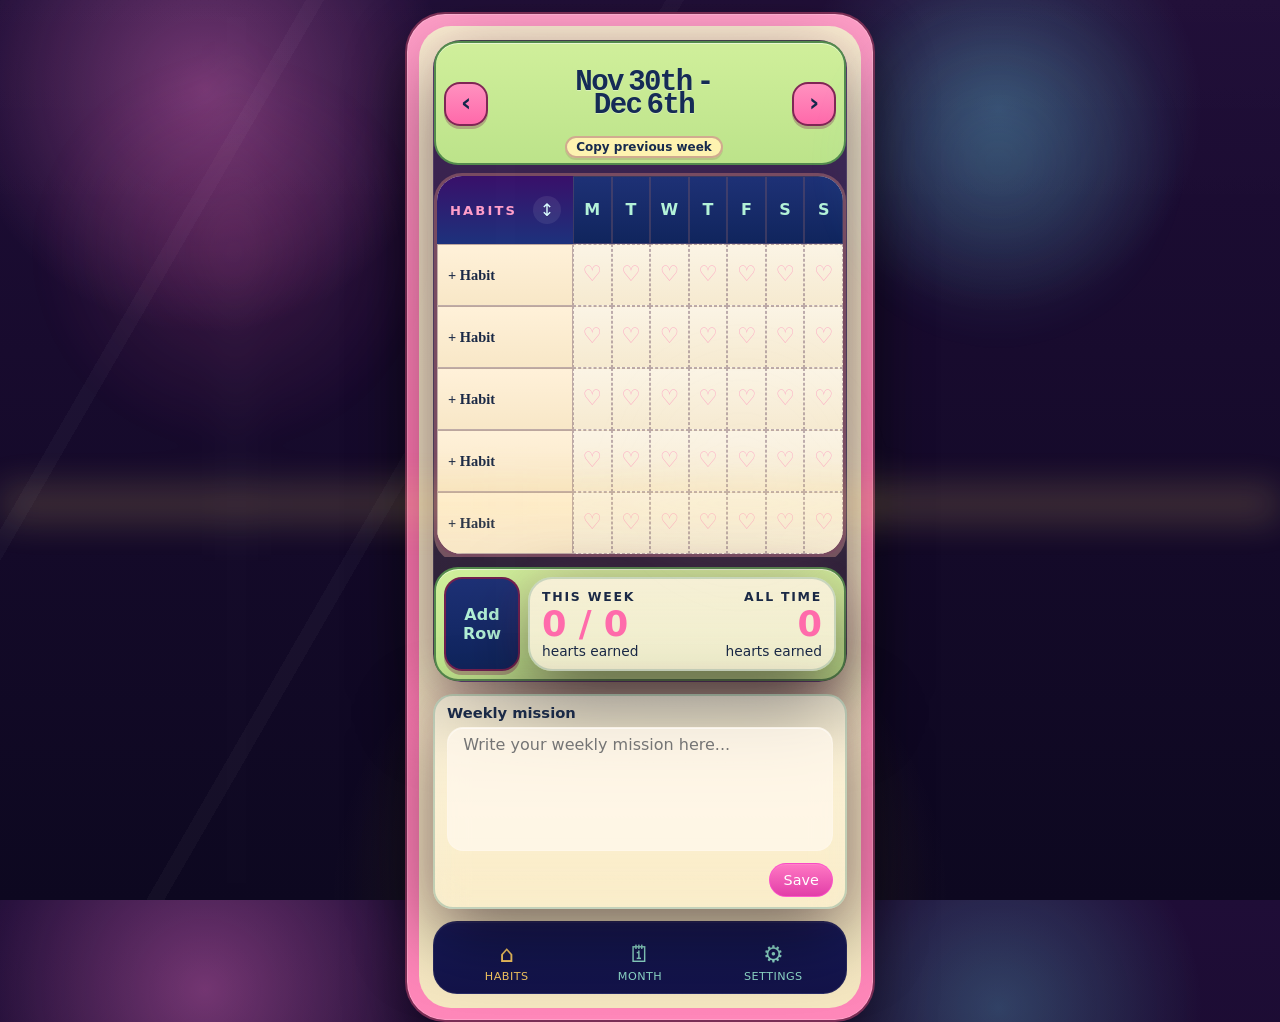
<file: index.html>
<!doctype html>
<html lang="en">
  <head>
    <meta charset="utf-8" />
    <meta name="viewport" content="width=device-width, initial-scale=1, viewport-fit=cover" />
    <meta name="theme-color" content="#13081f" />
    <title>Weekly Habit Tracker</title>
    <link rel="manifest" href="manifest.json" />
    <link rel="icon" href="icons/icon-32.png" sizes="32x32" type="image/png" />
    <link rel="apple-touch-icon" href="icons/icon-180.png" />
    <link rel="stylesheet" href="styles.css" />
  </head>
  <body>
    <div class="app-shell">
      <main class="habit-app">
        <section id="screenHabits" class="screen-panel screen-panel--habits" aria-label="Habits screen">
          <section class="frame" aria-label="Weekly habit tracker">
            <div class="frame-top">
              <button class="week-nav" type="button" data-action="prev-week" aria-label="Previous week">‹</button>
              <div class="week-heading">
                <p class="eyebrow">Weekly Habit Tracker</p>
                <h1 id="weekTitle">July 14–20</h1>
                <button id="weekCopyPrompt" class="week-inline-action" type="button" data-action="copy-previous-inline" hidden>
                  Copy previous week
                </button>
              </div>
              <div class="week-top-actions">
                <button class="week-nav" type="button" data-action="next-week" aria-label="Next week">›</button>
              </div>
            </div>

            <div class="board-wrap">
              <div id="trackerBoard" class="tracker-board" role="grid" aria-label="Week grid"></div>
            </div>

            <section class="board-tools" aria-label="Habit tools and heart totals">
              <button class="board-tools__new" type="button" data-action="add-habit">Add Row</button>
              <article class="summary-card summary-card--home summary-card--strip" aria-label="Heart totals">
                <div class="summary-block">
                  <p class="summary-label">THIS WEEK</p>
                  <strong id="weekHearts">0 / 0</strong>
                  <span id="weekSubtitle" class="summary-subtle">hearts earned</span>
                </div>
                <div class="summary-block summary-block--alltime">
                  <p class="summary-label">ALL TIME</p>
                  <strong id="allTimeHearts">0</strong>
                  <span class="summary-subtle">hearts earned</span>
                </div>
              </article>
            </section>
          </section>

          <article class="mission-card" aria-label="Weekly mission">
            <label for="mission">Weekly mission</label>
            <textarea id="mission" rows="3" placeholder="Write your weekly mission here..."></textarea>
            <div class="mission-actions">
              <button id="missionSave" class="primary" type="button">Save</button>
            </div>
          </article>
        </section>

        <section id="screenMonth" class="screen-panel screen-panel--month" aria-label="Month screen" hidden>
          <article class="month-card">
            <div class="month-header">
              <button class="month-nav" type="button" data-action="prev-month" aria-label="Previous month">‹</button>
              <div class="month-heading">
                <p class="eyebrow">Month view</p>
                <h2 id="monthTitle">September 2026</h2>
              </div>
              <button class="month-nav" type="button" data-action="next-month" aria-label="Next month">›</button>
            </div>
            <div id="monthOverview" class="month-overview" aria-label="Weekly month overview"></div>
          </article>

          <article class="summary-card summary-card--month" aria-label="Monthly hearts total">
            <div class="summary-block">
              <p class="summary-label">MONTH TOTAL</p>
              <strong id="monthTotalHearts">0</strong>
              <span class="summary-subtle">hearts earned</span>
            </div>
          </article>
        </section>

        <section id="screenSettings" class="screen-panel screen-panel--settings" aria-label="Settings screen" hidden>
          <article class="settings-card">
            <p class="summary-label">SETTINGS</p>
            <h2>Local backup</h2>
            <p class="subtle">Export your data as JSON or restore it later on the same device.</p>
            <div class="stack settings-actions">
              <button id="exportBackup" class="primary" type="button">Export backup</button>
              <label class="file-picker">
                Import backup
                <input id="importBackup" type="file" accept="application/json" />
              </label>
            </div>
          </article>

          <article class="settings-card">
            <p class="summary-label">STORAGE</p>
            <h2>Saved locally</h2>
            <p class="subtle">Everything stays on this device until you export a backup file.</p>
          </article>
        </section>

        <nav class="bottom-nav" aria-label="App sections">
          <button type="button" class="nav-item nav-item--active" data-screen="habits">
            <span>⌂</span>
            <small>Habits</small>
          </button>
          <button type="button" class="nav-item" data-screen="month">
            <span>🗓</span>
            <small>Month</small>
          </button>
          <button type="button" class="nav-item" data-screen="settings">
            <span>⚙</span>
            <small>Settings</small>
          </button>
        </nav>
      </main>
    </div>

    <dialog id="habitDialog" class="modal">
      <form method="dialog" id="habitForm" class="modal-card">
        <input type="hidden" id="habitId" />
        <h2 id="habitDialogTitle">Create New Habit</h2>
        <label>
          Habit name
          <input id="habitName" type="text" maxlength="60" placeholder="Read + Write" required />
        </label>
        <label class="habit-points-field">
          <span class="habit-points-label">Hearts</span>
          <span class="habit-points-control">
            <select id="habitPoints">
              <option value="1">1/2 Heart</option>
              <option value="2">1 Heart</option>
            </select>
            <span id="habitPointsPreview" class="habit-points-preview" aria-hidden="true"></span>
          </span>
        </label>
        <menu>
          <button type="button" class="danger" id="habitDelete">Delete</button>
          <button type="button" data-action="close-habit">Cancel</button>
          <button type="submit" class="primary">Save</button>
        </menu>
      </form>
    </dialog>

    <dialog id="slotDialog" class="modal">
      <div class="modal-card">
        <input type="hidden" id="slotId" />
        <h2 id="slotDialogTitle">Choose a habit</h2>
        <div id="slotOptions" class="stack"></div>
        <menu>
          <button type="button" class="danger" id="slotDelete" hidden>Delete row</button>
          <button type="button" data-action="close-slot">Save</button>
        </menu>
      </div>
    </dialog>


    <script src="app.js"></script>
  </body>
</html>
</file>
<file: styles.css>
:root {
  color-scheme: dark;
  --bg: #12071f;
  --bg-2: #25103d;
  --board: #fff4df;
  --board-2: #f5e4c2;
  --ink: #2d173f;
  --muted: rgba(45, 23, 63, 0.68);
  --panel: rgba(41, 15, 72, 0.92);
  --panel-strong: rgba(59, 21, 93, 0.96);
  --line: rgba(255, 255, 255, 0.12);
  --accent: #ff5fb3;
  --accent-2: #72e9ff;
  --accent-3: #ffd56d;
  --danger: #ff7f91;
  --shadow: 0 28px 74px rgba(0, 0, 0, 0.52), 0 0 40px rgba(255, 95, 179, 0.16);
  --habit-col: clamp(104px, 30vw, 136px);
  font-family: Inter, ui-sans-serif, system-ui, -apple-system, BlinkMacSystemFont, sans-serif;
}

* { box-sizing: border-box; }
html, body { height: 100%; }
body {
  margin: 0;
  color: var(--ink);
  overflow-x: hidden;
  min-height: 100dvh;
  display: flex;
  align-items: flex-start;
  justify-content: center;
  padding: max(12px, env(safe-area-inset-top)) 10px 12px;
  background:
    radial-gradient(circle at 16% 10%, rgba(255, 120, 212, 0.38), transparent 18%),
    radial-gradient(circle at 78% 12%, rgba(114, 233, 255, 0.24), transparent 16%),
    radial-gradient(circle at 50% 100%, rgba(255, 211, 111, 0.18), transparent 28%),
    linear-gradient(180deg, #1f0d37 0%, #0d0820 100%);
  touch-action: manipulation;
}

body::before,
body::after {
  content: "";
  position: fixed;
  inset: 0;
  pointer-events: none;
}

body::before {
  background:
    linear-gradient(120deg, transparent 0 17%, rgba(255,255,255,0.05) 17% 18%, transparent 18% 37%, rgba(255,255,255,0.05) 37% 38%, transparent 38% 100%),
    linear-gradient(180deg, rgba(255,255,255,0.02), transparent 24%, transparent 76%, rgba(0,0,0,0.22));
  opacity: .5;
  mix-blend-mode: screen;
}

body::after {
  background:
    linear-gradient(180deg, transparent 0 54%, rgba(255, 213, 116, 0.22) 54% 58%, transparent 58% 100%),
    linear-gradient(90deg, transparent 0 18%, rgba(255,255,255,0.04) 18% 19%, transparent 19% 39%, rgba(255,255,255,0.04) 39% 40%, transparent 40% 100%),
    radial-gradient(circle at 18% 28%, rgba(255, 95, 179, 0.18), transparent 16%),
    radial-gradient(circle at 78% 18%, rgba(114, 233, 255, 0.16), transparent 15%),
    radial-gradient(circle at 58% 52%, rgba(255,255,255,0.06), transparent 18%);
  filter: blur(18px);
  opacity: .88;
}

button, input, textarea, select { font: inherit; touch-action: manipulation; }

button {
  border: 1px solid rgba(255,255,255,.14);
  background: linear-gradient(180deg, rgba(60, 24, 100, 0.96), rgba(22, 9, 41, 0.92));
  color: #ffeef8;
  border-radius: 999px;
  padding: .78rem 1rem;
  box-shadow: inset 0 1px 0 rgba(255,255,255,.08), 0 0 0 1px rgba(255,255,255,.02);
}

button:hover,
button:focus-visible {
  border-color: rgba(114, 233, 255, 0.44);
  box-shadow: 0 0 0 1px rgba(114, 233, 255, 0.16), 0 0 16px rgba(114, 233, 255, 0.14);
}

button.primary {
  background: linear-gradient(180deg, #ff78c3, #e23ea8);
  border-color: rgba(255,79,207,.75);
  color: white;
}

button.danger {
  background: rgba(165, 58, 43, 0.12);
  border-color: rgba(165, 58, 43, 0.24);
  color: var(--danger);
}

.app-shell {
  position: relative;
  width: min(100%, 470px);
  min-height: auto;
  padding: 12px;
  border-radius: 40px;
  background: linear-gradient(180deg, #ff9fc8 0%, #ff75af 48%, #ff88ba 100%);
  border: 2px solid rgba(111, 38, 77, 0.92);
  box-shadow: 0 26px 60px rgba(0, 0, 0, 0.45), 0 0 0 1px rgba(255,255,255,0.22) inset;
  z-index: 0;
}

.app-shell::before {
  content: none;
}

.habit-app {
  min-height: auto;
  background: linear-gradient(180deg, #fbf0d3 0%, #f6e8c2 100%);
  border-radius: 32px;
  padding: 14px;
  gap: 12px;
  display: grid;
}

.frame,
.summary-card,
.mission-card,
.modal-card,
.progress-card {
  background: linear-gradient(180deg, rgba(45, 17, 76, 0.92), rgba(17, 8, 33, 0.88));
  border: 1px solid rgba(255,255,255,.1);
  border-radius: 28px;
  box-shadow: var(--shadow);
  backdrop-filter: blur(16px) saturate(1.2);
}

.frame {
  padding: 0;
  position: relative;
  overflow: visible;
}

.frame::before,
.frame::after,
.planner-stage,
.planner-rail {
  display: none !important;
}

.frame-top {
  display: grid;
  grid-template-columns: 52px minmax(0, 1fr) auto;
  gap: 8px;
  align-items: center;
  padding: 8px;
  margin-bottom: 8px;
  border-radius: 24px;
  border: 2px solid rgba(77, 133, 73, 0.95);
  background: linear-gradient(180deg, #d0ef9b 0%, #bce38a 100%);
  box-shadow: inset 0 1px 0 rgba(255,255,255,0.55);
}

.frame-top--compact {
  gap: 6px;
  padding: 6px 8px 5px;
  align-items: center;
}

.frame-top--compact .week-nav {
  width: 44px;
  height: 44px;
  font-size: 1.55rem;
  box-shadow: 0 3px 0 rgba(120, 32, 79, 0.3);
}

.frame-top--compact .week-heading {
  gap: 2px;
}

.frame-top--compact .week-top-actions {
  align-self: center;
}

.week-nav {
  width: 50px;
  height: 50px;
  padding: 0;
  border-radius: 16px;
  border: 2px solid rgba(120, 32, 79, 0.94);
  background: linear-gradient(180deg, #ff91bf 0%, #ff69aa 100%);
  color: #13284b;
  font-size: 1.8rem;
  font-weight: 800;
  line-height: 1;
  box-shadow: 0 4px 0 rgba(120, 32, 79, 0.35);
}

.week-heading {
  text-align: center;
  min-width: 0;
  width: 100%;
  display: grid;
  gap: 4px;
  justify-items: center;
}

.frame-top--compact .week-heading {
  gap: 0;
}

.eyebrow {
  display: none;
}

.week-heading h1 {
  margin: 0;
  font-family: ui-monospace, SFMono-Regular, Menlo, Monaco, Consolas, monospace;
  font-size: clamp(1.08rem, 4.7vw, 1.72rem);
  line-height: .98;
  letter-spacing: -0.06em;
  white-space: pre-line;
  overflow-wrap: anywhere;
  color: #152b56;
  text-shadow: 0 1px 0 rgba(255,255,255,0.35);
}

.week-heading h1.week-title--split {
  font-size: clamp(1.12rem, 4.95vw, 1.82rem);
  line-height: .76;
  letter-spacing: -0.055em;
}

.week-top-actions {
  display: flex;
  gap: 8px;
  justify-self: end;
}

.week-inline-action {
  border: 2px solid rgba(120, 32, 79, 0.34);
  border-radius: 999px;
  background: rgba(255, 243, 177, 0.98);
  color: #172a4e;
  font-size: .84rem;
  font-weight: 800;
  padding: .25rem .6rem;
  margin-top: 0;
  line-height: 1.05;
  box-shadow: 0 3px 0 rgba(120, 32, 79, 0.16);
}

.frame-top--compact .week-inline-action {
  margin-top: -4px;
  padding: .18rem .56rem;
  font-size: .75rem;
  box-shadow: 0 2px 0 rgba(120, 32, 79, 0.14);
}

.week-title-stack {
  display: grid;
  justify-items: center;
  gap: 0;
  line-height: .8;
}

.week-title-line {
  display: flex;
  align-items: baseline;
  justify-content: center;
  gap: .18em;
  white-space: nowrap;
}

.week-title-line--end {
  margin-top: 0;
}

.week-title-month,
.week-title-day,
.week-title-dash {
  display: block;
}

.week-title-month,
.week-title-day {
  text-align: left;
}

.week-title-day {
  min-width: 2.6ch;
}

.week-title--split .week-title-day {
  min-width: 0;
}

.week-title-dash {
  text-align: center;
  justify-self: center;
}

.board-wrap { overflow: hidden; }

.tracker-board {
  width: 100%;
  min-width: 0;
  display: grid;
  gap: 0;
  padding: 0;
  border-radius: 28px;
  overflow: hidden;
  border: 3px solid rgba(107, 58, 85, 0.9);
  background: #f8edd4;
  box-shadow: 0 6px 0 rgba(140, 99, 108, 0.75), inset 0 1px 0 rgba(255,255,255,0.72);
}

.board-row {
  display: grid;
  gap: 0;
  grid-template-columns: var(--habit-col) repeat(7, minmax(0, 1fr));
}

.board-corner,
.day-header-cell,
.habit-header,
.habit-add-row,
.day-cell {
  min-height: 62px;
  border-radius: 0;
  border: 1px solid rgba(111, 82, 103, 0.44);
  box-shadow: none;
}

.board-corner {
  background: linear-gradient(180deg, #39106a 0%, #1d327c 100%);
  color: #ff9ec9;
  padding: 10px 12px 10px 13px;
  display: flex;
  flex-direction: row;
  align-items: center;
  justify-content: space-between;
  gap: 10px;
  border: 0;
  width: 100%;
  text-align: left;
  appearance: none;
  font: inherit;
  cursor: pointer;
}

.board-corner:hover,
.board-corner:focus-visible {
  box-shadow:
    inset 0 1px 0 rgba(255,255,255,0.12),
    0 0 0 1px rgba(114, 233, 255, 0.26),
    0 0 16px rgba(114, 233, 255, 0.12);
}

.board-corner--top {
  min-height: 68px;
}

.board-eyebrow {
  color: #ff9ec9;
  font-size: .82rem;
  font-weight: 900;
  letter-spacing: .16em;
  line-height: 1;
}

.board-corner__symbol {
  flex: 0 0 auto;
  width: 28px;
  height: 28px;
  display: grid;
  place-items: center;
  margin-top: 0;
  align-self: center;
  border-radius: 999px;
  background: rgba(255,255,255,0.08);
  font-size: 1.08rem;
  line-height: 1;
  color: #d9fbff;
  text-shadow: 0 1px 0 rgba(0, 0, 0, 0.15);
}

.board-corner strong {
  display: none;
}

.day-header-cell {
  appearance: none;
  background: linear-gradient(180deg, #1e3176 0%, #10255d 100%);
  color: #b3f2d8;
  padding: 8px 4px;
  display: flex;
  flex-direction: column;
  justify-content: center;
  align-items: center;
  gap: 2px;
  font-weight: 800;
}

.day-short {
  font-size: 1rem;
  line-height: 1;
}

.day-name {
  font-size: .58rem;
  color: rgba(179, 242, 216, 0.88);
  letter-spacing: .05em;
  text-transform: uppercase;
}

.habit-header,
.habit-add-row,
.day-cell {
  background: #f9efdb;
}

.habit-header {
  width: 100%;
  padding: 8px 10px 7px;
  display: flex;
  flex-direction: column;
  justify-content: center;
  text-align: left;
  overflow: hidden;
  align-items: flex-start;
}

.habit-header--filled,
.habit-header--empty,
.habit-add-row {
  background: #fbf2de;
}

.slot-header-top {
  width: 100%;
  display: flex;
  align-items: flex-start;
  justify-content: space-between;
  gap: 6px;
}

.slot-name {
  writing-mode: horizontal-tb;
  transform: none;
  max-height: none;
  font-family: "Comic Sans MS", "Marker Felt", "Bradley Hand", cursive;
  font-size: .9rem;
  font-weight: 700;
  line-height: 1.05;
  color: #1a2946;
  word-break: break-word;
}

.slot-hint {
  margin-top: 4px;
  color: rgba(26, 41, 70, 0.7);
  font-size: .62rem;
  line-height: 1.1;
}

.cell-ghost {
  display: block;
  font-size: 1.35rem;
  line-height: 1;
  font-weight: 800;
  color: #ff74b0;
  opacity: .55;
  transform: translateY(-1px);
}

.day-cell {
  width: 100%;
  padding: 0;
  display: grid;
  place-items: center;
}

.day-cell--empty {
  background: linear-gradient(180deg, #fbf4e5, #f6ead0);
}

.habit-header--empty {
  background: linear-gradient(180deg, #fff1d9, #f8e7c7);
}

.habit-add-label {
  width: 100%;
  min-height: 62px;
  border: 1px solid rgba(111, 82, 103, 0.44);
  background: linear-gradient(180deg, #1e3176 0%, #10255d 100%);
  color: #b3f2d8;
  font-size: .8rem;
  font-weight: 800;
  letter-spacing: .08em;
  display: grid;
  place-items: center;
  border-radius: 0;
  padding: 0;
}

.day-cell--empty {
  border-style: dashed;
}

.day-cell--filled {
  box-shadow: inset 0 0 0 1px rgba(255, 92, 168, 0.08);
}

.day-cell--blank {
  background: #fbf2de;
}

.heart {
  width: 20px;
  height: 18px;
  display: inline-block;
  -webkit-mask: url("data:image/svg+xml,%3Csvg xmlns='http://www.w3.org/2000/svg' viewBox='0 0 24 22'%3E%3Cpath d='M12 20.4 3.6 12.6C1.3 10.5 1 6.7 3.3 4.3c2.2-2.2 5.7-2.2 8 0L12 5.1l.7-.8c2.3-2.2 5.8-2.2 8 0 2.3 2.4 2 6.2-.3 8.3L12 20.4z'/%3E%3C/svg%3E") center/contain no-repeat;
  mask: url("data:image/svg+xml,%3Csvg xmlns='http://www.w3.org/2000/svg' viewBox='0 0 24 22'%3E%3Cpath d='M12 20.4 3.6 12.6C1.3 10.5 1 6.7 3.3 4.3c2.2-2.2 5.7-2.2 8 0L12 5.1l.7-.8c2.3-2.2 5.8-2.2 8 0 2.3 2.4 2 6.2-.3 8.3L12 20.4z'/%3E%3C/svg%3E") center/contain no-repeat;
  filter: drop-shadow(0 1px 0 rgba(0, 0, 0, 0.18));
}

.heart--half {
  background: linear-gradient(90deg, #ff78c2 0 50%, #79d8dc 50% 100%);
}

.heart--full {
  background: linear-gradient(180deg, #ffd3e9 0%, #ff63b3 100%);
}

.progress-grid {
  display: grid;
  gap: 12px;
}

.progress-card {
  display: grid;
  grid-template-columns: 120px minmax(0, 1fr);
  gap: 14px;
  align-items: center;
  padding: 14px;
  border-radius: 28px;
  border: 2px solid rgba(245, 173, 180, 0.92);
  background: linear-gradient(180deg, #fde8db 0%, #f6ddcb 100%);
  box-shadow: inset 0 1px 0 rgba(255,255,255,0.62);
}

.progress-gadget {
  align-self: stretch;
  border-radius: 24px;
  background: linear-gradient(180deg, #fcb6d1 0%, #f48fb8 100%);
  border: 2px solid rgba(160, 71, 105, 0.42);
  padding: 14px 12px 12px;
  box-shadow: 0 8px 0 rgba(161, 98, 102, 0.25);
}

.progress-gadget__screen {
  display: grid;
  place-items: center;
  gap: 4px;
  aspect-ratio: 1.05;
  border-radius: 18px;
  background: linear-gradient(180deg, #cfe674 0%, #9fce4d 100%);
  border: 3px solid #1d2940;
  box-shadow: inset 0 0 0 3px rgba(255,255,255,0.2);
  color: #1b293f;
}

.progress-gadget__heart {
  font-size: 2rem;
  color: #ff5fae;
  text-shadow: 0 1px 0 rgba(255,255,255,0.6);
}

.progress-gadget__face {
  font-size: 1.25rem;
  font-weight: 800;
  letter-spacing: .04em;
}

.progress-gadget__buttons {
  display: flex;
  justify-content: center;
  gap: 10px;
  margin-top: 12px;
}

.progress-gadget__buttons span {
  width: 24px;
  height: 24px;
  border-radius: 999px;
  border: 2px solid #1d2940;
  background: #ff6ab0;
  box-shadow: inset 0 1px 0 rgba(255,255,255,0.45);
}

.progress-copy {
  display: grid;
  gap: 8px;
}

.progress-label {
  margin: 0;
  font-size: .92rem;
  letter-spacing: .12em;
  text-transform: uppercase;
  color: #1a2946;
  font-weight: 800;
}

#totalHearts {
  font-size: clamp(2rem, 7vw, 2.8rem);
  line-height: 1;
  color: #ff6bab;
}

.progress-sub {
  font-size: .9rem;
  color: #1a2946;
}

.progress-bar {
  width: min(100%, 320px);
  height: 28px;
  border-radius: 999px;
  padding: 3px;
  background: #fff4e8;
  border: 2px solid rgba(107, 58, 85, 0.5);
  box-shadow: inset 0 1px 0 rgba(255,255,255,0.72);
  overflow: hidden;
}

.progress-bar span {
  display: block;
  height: 100%;
  border-radius: inherit;
  background: linear-gradient(90deg, #ff7bbf 0%, #ff5aa9 100%);
  box-shadow: inset 0 1px 0 rgba(255,255,255,0.5);
}

.progress-message {
  width: fit-content;
  max-width: 100%;
  padding: 12px 14px;
  border-radius: 18px;
  border: 2px solid rgba(117, 164, 145, 0.58);
  background: rgba(250, 243, 216, 0.9);
  color: #1a2946;
  font-size: 1rem;
  font-weight: 700;
  line-height: 1.25;
}

.progress-message__heart {
  color: #ff61ae;
  font-size: 1.1em;
}

.mission-card {
  padding: 8px 12px 10px;
  border-radius: 20px;
  border: 2px solid rgba(117, 164, 145, 0.42);
  background: linear-gradient(180deg, rgba(255,255,255,0.38), rgba(255,255,255,0.18));
}

.mission-card textarea {
  height: 3.2rem;
  min-height: 3.2rem;
  padding-top: .5rem;
  padding-bottom: .5rem;
  overflow-y: auto;
  resize: none;
}

.mission-actions {
  display: flex;
  justify-content: flex-end;
  margin-top: 6px;
}

.mission-card .primary,
.mission-card .mission-actions button {
  padding: .48rem .82rem;
  min-height: 0;
  border-radius: 999px;
  font-size: .9rem;
}

.mission-card label {
  display: block;
  margin-bottom: 6px;
  color: #1a2946;
  font-weight: 700;
  font-size: .92rem;
}

.screen-panel {
  display: grid;
  gap: 12px;
}

.screen-panel[hidden] {
  display: none !important;
}

.summary-card {
  padding: 14px 16px;
  display: grid;
  grid-template-columns: repeat(2, minmax(0, 1fr));
  gap: 12px;
  border-radius: 24px;
  border: 2px solid rgba(117, 164, 145, 0.42);
  background: linear-gradient(180deg, rgba(255,255,255,0.38), rgba(255,255,255,0.18));
}

.summary-card--month {
  grid-template-columns: 1fr;
  justify-items: center;
  text-align: center;
}

.summary-card--month .summary-block {
  justify-items: center;
}

.summary-card--board {
  padding: 12px 12px;
  align-self: stretch;
}

.summary-card--strip {
  min-width: 0;
  align-self: stretch;
  grid-template-columns: minmax(0, 1.15fr) minmax(0, .85fr);
}

.board-tools {
  display: grid;
  grid-template-columns: 76px minmax(0, 1fr);
  gap: 8px;
  padding: 8px;
  margin-top: 10px;
  border-radius: 24px;
  border: 2px solid rgba(77, 133, 73, 0.95);
  background: linear-gradient(180deg, #d0ef9b 0%, #bce38a 100%);
  box-shadow: inset 0 1px 0 rgba(255,255,255,0.55);
}

.board-tools__new,
.board-tools__spacer {
  min-height: 76px;
  border-radius: 18px;
}

.board-tools__new {
  appearance: none;
  width: 100%;
  height: 100%;
  display: flex;
  align-items: center;
  justify-content: center;
  padding: 0;
  border: 2px solid rgba(120, 32, 79, 0.94);
  background: linear-gradient(180deg, #1e3176 0%, #10255d 100%);
  color: #b3f2d8;
  font-size: 1rem;
  font-weight: 900;
  box-shadow: 0 4px 0 rgba(120, 32, 79, 0.35);
}

.board-tools__spacer {
  opacity: 0;
}

.summary-card--strip {
  padding: 10px 12px;
  background: linear-gradient(180deg, rgba(249, 239, 219, 0.92), rgba(249, 239, 219, 0.84));
  border-color: rgba(117, 164, 145, 0.35);
}

.summary-card--strip .summary-label,
.summary-card--strip .summary-subtle {
  color: #1a2946;
}

.summary-card--strip .summary-block {
  gap: 2px;
}

.summary-card--strip strong {
  font-size: clamp(1.35rem, 5vw, 2rem);
}

.board-tools .summary-card--strip {
  display: grid;
}

.board-tools .summary-card--strip .summary-block--alltime {
  justify-items: end;
  text-align: right;
}
.settings-card,
.month-card {
  padding: 14px 16px 16px;
  border-radius: 24px;
  border: 2px solid rgba(117, 164, 145, 0.42);
  background: linear-gradient(180deg, rgba(255,255,255,0.38), rgba(255,255,255,0.18));
}

.summary-block {
  display: grid;
  gap: 4px;
}

.summary-label {
  margin: 0;
  color: #1a2946;
  font-size: .78rem;
  letter-spacing: .14em;
  text-transform: uppercase;
  font-weight: 800;
}

.summary-card strong {
  font-size: clamp(1.5rem, 6vw, 2.2rem);
  line-height: 1;
  color: #ff6bab;
}

.summary-subtle {
  color: #1a2946;
  font-size: .86rem;
}

.month-header {
  display: grid;
  grid-template-columns: 52px minmax(0, 1fr) 52px;
  gap: 10px;
  align-items: center;
  margin-bottom: 10px;
}

.month-heading {
  text-align: center;
  min-width: 0;
  display: grid;
  gap: 6px;
  justify-items: center;
}

.month-heading h2 {
  margin: 0;
  color: #152b56;
  font-family: ui-monospace, SFMono-Regular, Menlo, Monaco, Consolas, monospace;
  font-size: clamp(1.05rem, 4.6vw, 1.7rem);
  letter-spacing: -0.05em;
}

.month-nav {
  width: 50px;
  height: 50px;
  padding: 0;
  border-radius: 16px;
  border: 2px solid rgba(120, 32, 79, 0.94);
  background: linear-gradient(180deg, #ff91bf 0%, #ff69aa 100%);
  color: #13284b;
  font-size: 1.8rem;
  font-weight: 800;
  line-height: 1;
  box-shadow: 0 4px 0 rgba(120, 32, 79, 0.35);
}

.month-overview {
  display: grid;
  gap: 10px;
}

.month-week-card {
  width: 100%;
  display: grid;
  grid-template-columns: minmax(0, 1fr) auto;
  align-items: center;
  gap: 10px 12px;
  padding: 12px 14px;
  border-radius: 18px;
  border: 2px solid rgba(120, 32, 79, 0.24);
  background: rgba(255, 248, 236, 0.8);
  color: #172a4e;
  text-align: left;
}

.month-week-card__range {
  font-weight: 800;
  font-size: .94rem;
}

.month-week-card strong {
  font-size: 1.4rem;
  line-height: 1;
  color: #ff6bab;
}

.month-week-card small {
  grid-column: 2;
  justify-self: end;
  color: #1a2946;
  font-size: .75rem;
  letter-spacing: .08em;
  text-transform: uppercase;
}

.settings-actions {
  margin-top: 12px;
}

.file-picker {
  display: grid;
  gap: 8px;
}

.file-picker input {
  padding: .65rem .7rem;
}

.week-copy-prompt {
  margin-top: -2px;
}

.frame-top--compact + .week-copy-prompt,
.frame-top--compact .week-copy-prompt {
  margin-top: -6px;
}

textarea,
input,
select {
  width: 100%;
  border-radius: 16px;
  border: 1px solid rgba(255,255,255,.14);
  background: rgba(255, 248, 236, 0.78);
  color: var(--ink);
  padding: .9rem .95rem;
  box-shadow: inset 0 1px 0 rgba(255,255,255,.56);
}

textarea {
  min-height: 84px;
  resize: vertical;
}

textarea:focus,
input:focus,
select:focus,
button:focus-visible {
  outline: none;
  border-color: rgba(114, 233, 255, 0.44);
  box-shadow: 0 0 0 1px rgba(114,233,255,0.16), 0 0 18px rgba(255,95,179,0.08);
}

.toolbar {
  display: flex;
  gap: 8px;
  flex-wrap: wrap;
}

.toolbar button {
  flex: 1 1 0;
  min-width: 0;
}

.toolbar--compact {
  margin-top: -2px;
}

.toolbar--compact button {
  padding: .72rem .9rem;
  font-size: .82rem;
}

.bottom-nav {
  display: grid;
  grid-template-columns: repeat(3, 1fr);
  gap: 8px;
  padding: 14px 10px 8px;
  border-radius: 24px;
  background: linear-gradient(180deg, #171a5a 0%, #13134a 100%);
  border: 1px solid rgba(255,255,255,0.08);
  box-shadow: inset 0 1px 0 rgba(255,255,255,0.06);
}

.nav-item {
  border: none;
  padding: 6px 0 2px;
  background: transparent;
  box-shadow: none;
  color: #93e1d1;
  display: grid;
  justify-items: center;
  gap: 5px;
  text-transform: uppercase;
}

.nav-item span {
  font-size: 1.45rem;
  line-height: 1;
}

.nav-item small {
  font-size: .7rem;
  letter-spacing: .04em;
}

.nav-item--active {
  color: #ffce64;
}

.modal {
  width: min(94vw, 430px);
  border: none;
  border-radius: 24px;
  padding: 0;
  background: transparent;
}

.modal::backdrop {
  background: rgba(3, 0, 8, 0.72);
  backdrop-filter: blur(4px);
}

.modal-card {
  padding: 16px;
}

.modal-card--saved {
  animation: modalSavedPulse .65s ease;
}

.modal-card--saved .primary {
  animation: saveButtonPulse .65s ease;
}

@keyframes modalSavedPulse {
  0% {
    transform: translateY(0);
    box-shadow: 0 0 0 0 rgba(114, 233, 255, 0);
  }
  35% {
    box-shadow: 0 0 0 2px rgba(114, 233, 255, 0.16), 0 0 24px rgba(114, 233, 255, 0.12);
  }
  100% {
    transform: translateY(0);
    box-shadow: 0 0 0 0 rgba(114, 233, 255, 0);
  }
}

@keyframes saveButtonPulse {
  0% {
    transform: translateY(0);
  }
  30% {
    transform: translateY(-1px) scale(1.02);
    box-shadow: 0 0 0 2px rgba(114, 233, 255, 0.2), 0 10px 18px rgba(114, 233, 255, 0.1);
  }
  100% {
    transform: translateY(0) scale(1);
    box-shadow: inherit;
  }
}

.modal-card label {
  display: block;
  font-weight: 700;
  margin-top: 12px;
  margin-bottom: 6px;
}

.habit-points-field {
  display: grid;
  gap: 6px;
}

.habit-points-label {
  display: block;
}

.habit-points-control {
  display: grid;
  grid-template-columns: minmax(0, 1fr) auto;
  gap: 10px;
  align-items: center;
}

.habit-points-preview {
  width: 42px;
  height: 42px;
  display: inline-flex;
  align-items: center;
  justify-content: center;
  border-radius: 14px;
  background: rgba(255, 255, 255, 0.38);
  box-shadow: inset 0 1px 0 rgba(255,255,255,0.35), 0 0 0 1px rgba(114, 233, 255, 0.14);
}

.habit-points-preview__heart {
  width: 22px;
  height: 20px;
}

.modal-card menu {
  display: flex;
  gap: 8px;
  justify-content: flex-end;
  padding: 14px 0 0;
  margin: 0;
}

.tiny {
  font-size: .82rem;
  margin-top: 10px;
}

.stack {
  display: grid;
  gap: 10px;
  margin-top: 10px;
}

.slot-list-title {
  font-size: .92rem;
  color: #f2e7ff;
  font-weight: 800;
  letter-spacing: .08em;
  text-transform: uppercase;
  margin-top: 12px;
  margin-bottom: 2px;
}

.slot-list-hint {
  margin: 0 0 8px;
  font-size: .84rem;
}

.saved-habit {
  width: 100%;
  display: flex;
  align-items: center;
  justify-content: space-between;
  gap: 10px;
  text-align: left;
  border-radius: 18px;
}

.saved-habit--static {
  pointer-events: none;
}

.saved-habit__name {
  min-width: 0;
  flex: 1 1 auto;
  overflow: hidden;
  text-overflow: ellipsis;
  white-space: nowrap;
}

.saved-habit__heart {
  flex: 0 0 auto;
  display: inline-flex;
  align-items: center;
  justify-content: center;
}

.saved-habit__heart .heart {
  width: 20px;
  height: 18px;
}

.saved-habit-row {
  display: grid;
  grid-template-columns: minmax(0, 1fr) auto auto;
  gap: 8px;
  align-items: center;
}

.saved-habit-actions {
  display: inline-flex;
  align-items: center;
  gap: 6px;
}

.saved-habit-move {
  width: 36px;
  min-width: 36px;
  height: 36px;
  padding: 0;
  border-radius: 999px;
  border: 1px solid rgba(114, 233, 255, 0.28);
  background: linear-gradient(180deg, rgba(88, 48, 147, 0.94), rgba(48, 24, 84, 0.94));
  color: #d9fbff;
  font-size: 1rem;
  font-weight: 900;
  line-height: 1;
  display: inline-flex;
  align-items: center;
  justify-content: center;
  box-shadow:
    inset 0 1px 0 rgba(255,255,255,0.12),
    0 4px 10px rgba(27, 0, 8, 0.22),
    0 0 0 1px rgba(255,255,255,0.02);
}

.saved-habit-move:disabled {
  opacity: .4;
  filter: saturate(.7);
  cursor: not-allowed;
}

.mission-card textarea {
  min-height: 124px;
  height: 124px;
  line-height: 1.18;
}

.mission-actions {
  margin-top: 8px;
}

.mission-actions .primary {
  min-height: 40px;
  padding: .45rem .8rem;
  font-size: .9rem;
}

.saved-habit-row {
  grid-template-columns: minmax(0, 1fr);
  gap: 6px;
}

.saved-habit-actions {
  justify-content: flex-end;
  gap: 5px;
}

.saved-habit-move {
  width: 32px;
  min-width: 32px;
  height: 32px;
  font-size: .92rem;
}

.saved-habit-delete {
  width: 36px;
  min-width: 36px;
  height: 36px;
}

.saved-habit-delete::before {
  width: 16px;
  height: 16px;
}

.saved-habit-row--selected .saved-habit {
  border-color: rgba(114, 233, 255, 0.42);
  box-shadow: 0 0 0 1px rgba(114,233,255,0.14), 0 0 14px rgba(114,233,255,0.08);
}

.saved-habit-delete {
  width: 42px;
  min-width: 42px;
  height: 42px;
  padding: 0;
  border-radius: 999px;
  border: 1px solid rgba(255, 138, 160, 0.42);
  background: linear-gradient(180deg, rgba(150, 33, 58, 0.98) 0%, rgba(93, 18, 38, 0.98) 100%);
  color: #ffe5ea;
  line-height: 1;
  display: inline-flex;
  align-items: center;
  justify-content: center;
  box-shadow:
    inset 0 1px 0 rgba(255,255,255,0.12),
    0 4px 10px rgba(27, 0, 8, 0.28),
    0 0 0 1px rgba(255,255,255,0.02);
  position: relative;
  overflow: hidden;
}

.saved-habit-delete::before {
  content: '';
  width: 19px;
  height: 19px;
  display: block;
  background: currentColor;
  -webkit-mask: url("data:image/svg+xml,%3Csvg xmlns='http://www.w3.org/2000/svg' viewBox='0 0 24 24'%3E%3Cpath d='M9 3h6l1 2h5v2H3V5h5l1-2Zm1 6h2v9h-2V9Zm4 0h2v9h-2V9ZM6 7h12l-1 12a2 2 0 0 1-2 2H9a2 2 0 0 1-2-2L6 7Z'/%3E%3C/svg%3E") center/contain no-repeat;
  mask: url("data:image/svg+xml,%3Csvg xmlns='http://www.w3.org/2000/svg' viewBox='0 0 24 24'%3E%3Cpath d='M9 3h6l1 2h5v2H3V5h5l1-2Zm1 6h2v9h-2V9Zm4 0h2v9h-2V9ZM6 7h12l-1 12a2 2 0 0 1-2 2H9a2 2 0 0 1-2-2L6 7Z'/%3E%3C/svg%3E") center/contain no-repeat;
  filter: drop-shadow(0 1px 0 rgba(0, 0, 0, 0.18));
}

.saved-habit-delete:hover,
.saved-habit-delete:focus-visible {
  border-color: rgba(255, 166, 181, 0.76);
  background: linear-gradient(180deg, rgba(177, 42, 70, 1) 0%, rgba(112, 20, 46, 1) 100%);
  box-shadow:
    inset 0 1px 0 rgba(255,255,255,0.16),
    0 0 0 1px rgba(255, 127, 145, 0.2),
    0 0 18px rgba(255, 127, 145, 0.14),
    0 6px 14px rgba(27, 0, 8, 0.28);
  transform: translateY(-1px);
}

.saved-habit small { color: var(--muted); }

.saved-habit--selected {
  border-color: rgba(114, 233, 255, 0.42);
  box-shadow: 0 0 0 1px rgba(114,233,255,0.14), 0 0 14px rgba(114,233,255,0.08);
}

.file-picker {
  display: grid;
  gap: 8px;
  padding: .9rem .95rem;
  border-radius: 16px;
  border: 1px dashed rgba(255, 95, 179, 0.28);
  background: rgba(255,255,255,.03);
}

.file-picker input {
  padding: 0;
  border: none;
  background: transparent;
}

@media (max-width: 520px) {
  body {
    padding: 8px;
  }

  .app-shell {
    width: min(100%, 100vw - 8px);
    min-height: calc(100dvh - 8px);
    padding: 6px;
    border-radius: 30px;
    --habit-col: clamp(92px, 27vw, 118px);
  }

  .habit-app {
    min-height: calc(100dvh - 24px);
    padding: 8px;
    gap: 8px;
    border-radius: 24px;
  }

  .frame-top {
    grid-template-columns: 48px minmax(0, 1fr) 48px;
    padding: 8px;
    gap: 8px;
  }

  .board-tools {
    grid-template-columns: 1fr;
    gap: 8px;
    padding: 8px;
    border-radius: 22px;
  }

  .board-tools__new,
  .board-tools__spacer {
    min-height: 58px;
    border-radius: 16px;
  }

  .board-tools__new {
    font-size: .86rem;
  }

  .board-tools .summary-card--strip {
    width: 100%;
  }

  .summary-card--strip {
    grid-template-columns: minmax(0, 1fr) minmax(0, 1fr);
    padding: 10px 10px;
  }

  .summary-card--strip strong {
    font-size: clamp(1.18rem, 5vw, 1.7rem);
  }

  .summary-card--strip .summary-label {
    font-size: .68rem;
  }

  .summary-card--strip .summary-subtle {
    font-size: .76rem;
  }

  .week-nav {
    width: 42px;
    height: 42px;
    border-radius: 13px;
    font-size: 1.5rem;
  }

  .week-heading {
    gap: 3px;
  }

  .week-heading h1 {
    font-size: clamp(1rem, 4.2vw, 1.65rem);
  }

  .week-inline-action {
    padding: .2rem .55rem;
    font-size: .76rem;
  }

  .board-row {
    grid-template-columns: var(--habit-col) repeat(7, minmax(0, 1fr));
  }

  .board-corner,
  .day-header-cell,
  .habit-header,
  .habit-add-row,
  .day-cell {
    min-height: 54px;
  }

  .board-corner {
    padding: 8px 10px;
  }

  .board-eyebrow {
    font-size: .7rem;
  }

  .board-corner strong {
    font-size: .64rem;
  }

  .slot-name {
    font-size: .77rem;
  }

  .slot-hint {
    font-size: .55rem;
  }

  .day-short {
    font-size: .95rem;
  }

  .day-name {
    font-size: .52rem;
  }

  .heart {
    width: 18px;
    height: 16px;
  }

  .progress-card {
    grid-template-columns: 102px minmax(0, 1fr);
    gap: 10px;
    padding: 12px;
  }

  .progress-gadget {
    padding: 12px 10px 10px;
  }

  .progress-bar {
    height: 24px;
  }

  .progress-message {
    font-size: .88rem;
  }

  .bottom-nav {
    padding-top: 12px;
    padding-bottom: 6px;
  }

  .nav-item span {
    font-size: 1.2rem;
  }

  .nav-item small {
    font-size: .64rem;
  }
}
</file>
